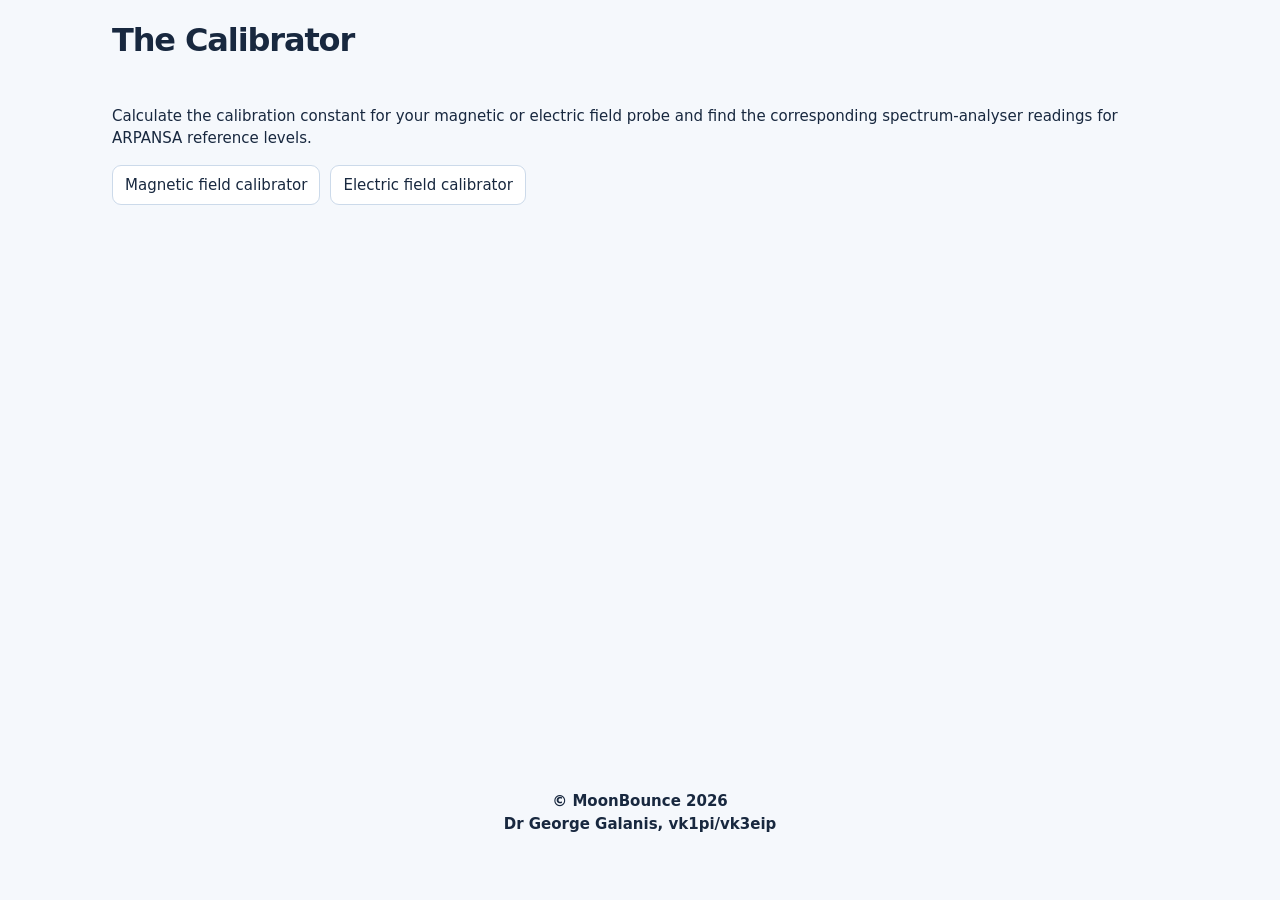
<file: index.html>
<!--
Copyright (c) 2026 George Galanis
Licensed under the MIT License.
See LICENSE in the project root.
-->
<!DOCTYPE html>
<html lang="en-AU">
<head>
  <meta charset="utf-8">
  <meta name="viewport" content="width=device-width, initial-scale=1">
  <title>The Calibrator</title>
  <link rel="stylesheet" href="calibrator.css">
</head>
<body>
  <main class="page">
    <header class="top">
      <h1>The Calibrator</h1>
    </header>

    <p>Calculate the calibration constant for your magnetic or electric field probe and
      find the corresponding spectrum-analyser readings for ARPANSA reference levels.</p>

    <div class="calculator-navigation">
      <a class="navigation-button" href="magcalibrator.html">Magnetic field calibrator</a>
      <a class="navigation-button" href="elecalibrator.html">Electric field calibrator</a>
    </div>
    <footer><h4>&copy; MoonBounce 2026<br>Dr George Galanis, vk1pi/vk3eip</h4></footer>
  </main>
</body>
</html>
</file>
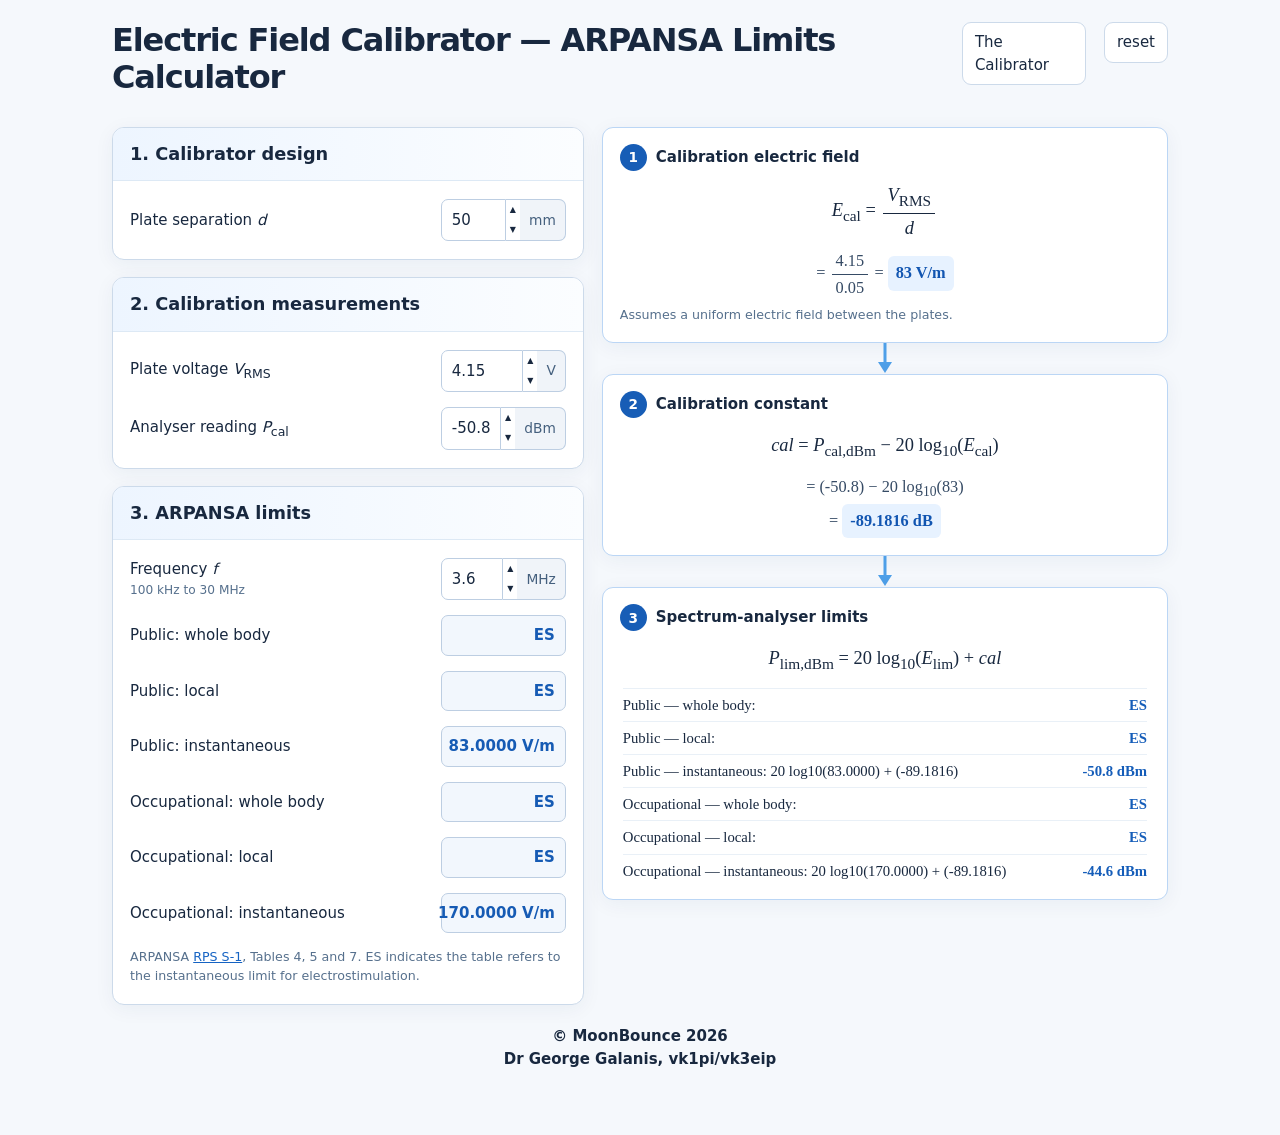
<file: elecalibrator.html>
<!--
Copyright (c) 2026 George Galanis
Licensed under the MIT License.
See LICENSE in the project root.
-->
<!DOCTYPE html>
<html lang="en-AU">
<head>
  <meta charset="utf-8">
  <meta name="viewport" content="width=device-width, initial-scale=1">
  <meta name="description" content="Electric-field calibration and ARPANSA spectrum-analyser limits.">
  <title>Electric Field Calibrator</title>
  <link rel="stylesheet" href="calibrator.css">
</head>
<body>
  <main class="page">
    <header class="top">
      <div><h1>Electric Field Calibrator — ARPANSA Limits Calculator</h1></div>
      <a class="navigation-button" href="index.html">The Calibrator</a>
      <div class="top-actions"><button type="button" id="resetButton">reset</button></div>
    </header>

    <div class="layout">
      <section class="stack" aria-label="Calculator inputs">
        <div class="card">
          <div class="card-heading"><h2>1. Calibrator design</h2></div>
          <div class="card-body">
            <div class="field"><label for="distance">Plate separation <i>d</i></label><div class="input-wrap"><input id="distance" type="number" step="any" min="0" inputmode="decimal"><span class="unit">mm</span></div></div>
          </div>
        </div>
        <div class="card">
          <div class="card-heading"><h2>2. Calibration measurements</h2></div>
          <div class="card-body">
            <div class="field"><label for="voltage">Plate voltage <i>V</i><sub>RMS</sub></label><div class="input-wrap"><input id="voltage" type="number" step="any" min="0" inputmode="decimal"><span class="unit">V</span></div></div>
            <div class="field"><label for="pcal">Analyser reading <i>P</i><sub>cal</sub></label><div class="input-wrap"><input id="pcal" type="number" step="any" inputmode="decimal"><span class="unit">dBm</span></div></div>
          </div>
        </div>
        <div class="card">
          <div class="card-heading"><h2>3. ARPANSA limits</h2></div>
          <div class="card-body">
            <div class="field"><label for="frequency">Frequency <i>f</i><span class="hint">100 kHz to 30 MHz</span></label><div class="input-wrap"><input id="frequency" type="number" step="0.1" min="0.1" max="30" inputmode="decimal"><span class="unit">MHz</span></div></div>
            <div class="field"><span>Public: whole body</span><output class="derived" id="field-publicWhole">—</output></div>
            <div class="field"><span>Public: local</span><output class="derived" id="field-publicLocal">—</output></div>
            <div class="field"><span>Public: instantaneous</span><output class="derived" id="field-publicPeak">—</output></div>
            <div class="field"><span>Occupational: whole body</span><output class="derived" id="field-occupWhole">—</output></div>
            <div class="field"><span>Occupational: local</span><output class="derived" id="field-occupLocal">—</output></div>
            <div class="field"><span>Occupational: instantaneous</span><output class="derived" id="field-occupPeak">—</output></div>
            <p class="reference-source">ARPANSA <a href="https://www.arpansa.gov.au/sites/default/files/rps_s-1.pdf" target="_blank" rel="noopener">RPS S-1</a>, Tables 4, 5 and 7. ES indicates the table refers to the instantaneous limit for electrostimulation.</p>
          </div>
        </div>
      </section>

      <section aria-label="Equation flow">
        <div class="eq-card">
          <p class="eq-title"><span class="number">1</span> Calibration electric field</p>
          <div class="equation"><i>E</i><sub>cal</sub> = <span class="frac"><span><i>V</i><sub>RMS</sub></span><span><i>d</i></span></span></div>
          <div class="substitution">= <span class="frac"><span id="fieldVoltage">—</span><span id="fieldDistance">—</span></span> = <span class="answer" id="fieldAnswer">—</span></div>
          <p class="reference-source">Assumes a uniform electric field between the plates.</p>
        </div>
        <div class="connector" aria-hidden="true"></div>
        <div class="eq-card">
          <p class="eq-title"><span class="number">2</span> Calibration constant</p>
          <div class="equation"><i>cal</i> = <i>P</i><sub>cal,dBm</sub> − 20 log<sub>10</sub>(<i>E</i><sub>cal</sub>)</div>
          <div class="substitution">= (<span id="calPower">—</span>) − 20 log<sub>10</sub>(<span id="calField">—</span>)<div>= <span class="answer" id="calAnswer">—</span></div></div>
        </div>
        <div class="connector" aria-hidden="true"></div>
        <div class="eq-card">
          <p class="eq-title"><span class="number">3</span> Spectrum-analyser limits</p>
          <div class="equation"><i>P</i><sub>lim,dBm</sub> = 20 log<sub>10</sub>(<i>E</i><sub>lim</sub>) + <i>cal</i></div>
          <div class="limit-steps">
            <div class="limit-step"><span>Public — whole body: <span id="calculation-publicWhole"></span></span><span id="power-publicWhole">—</span></div>
            <div class="limit-step"><span>Public — local: <span id="calculation-publicLocal"></span></span><span id="power-publicLocal">—</span></div>
            <div class="limit-step"><span>Public — instantaneous: <span id="calculation-publicPeak"></span></span><span id="power-publicPeak">—</span></div>
            <div class="limit-step"><span>Occupational — whole body: <span id="calculation-occupWhole"></span></span><span id="power-occupWhole">—</span></div>
            <div class="limit-step"><span>Occupational — local: <span id="calculation-occupLocal"></span></span><span id="power-occupLocal">—</span></div>
            <div class="limit-step"><span>Occupational — instantaneous: <span id="calculation-occupPeak"></span></span><span id="power-occupPeak">—</span></div>
          </div>
        </div>
      </section>
    </div>
    <footer><h4>&copy; MoonBounce 2026<br>Dr George Galanis, vk1pi/vk3eip</h4></footer>
  </main>
  <script src="calibrator.js" defer></script>
  <script src="arpansa.js" defer></script>
  <script src="elecalibrator.js" defer></script>
</body>
</html>
</file>
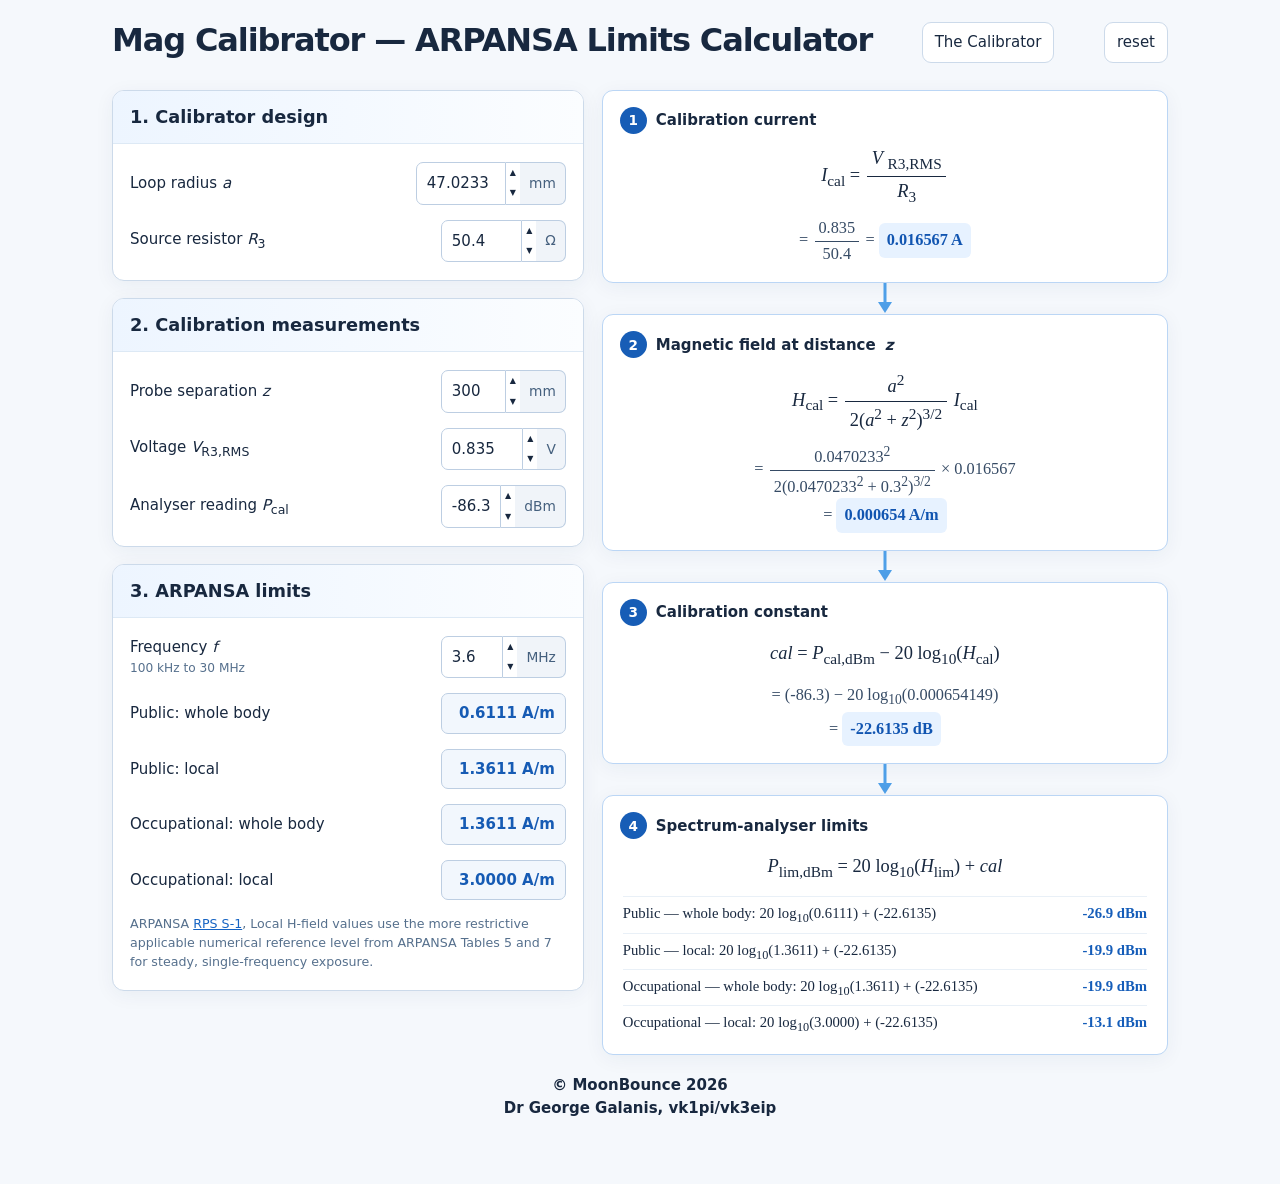
<file: magcalibrator.html>
<!--
Magnetic-Field Calibrator and ARPANSA Limit Calculator

Copyright (c) 2026 George Galanis
Licensed under the MIT License.
See LICENSE in the project root.
-->


<!DOCTYPE html>
<html lang="en-AU">
<head>
  <meta charset="utf-8">
  <meta name="viewport" content="width=device-width, initial-scale=1">
  <meta name="description" content="Magnetic-field calibrator: calculate H-field calibration and corresponding ARPANSA spectrum-analyser limits.">
  <title>The Calibrator</title>
  <link rel="stylesheet" href="calibrator.css">
</head>


<body>
    <main class="page">
      <header class="top">
        <div><h1>Mag Calibrator — ARPANSA Limits Calculator</h1></div>
        <a class="navigation-button" href="index.html">The Calibrator</a>
        <div class="top-actions">
          <button type="button" id="resetButton">reset</button>
        </div>
      </header>



      <div class="layout">

        <!---##########################################INPUTS########################################################--->
        <section class="stack" aria-label="Calculator inputs">
            <div class="card"><div class="card-heading"><h2>1. Calibrator design</h2></div>
              <div class="card-body">
                <div class="field loop-radius"><label for="a">Loop radius <i>a</i></label>
                  <div class="input-wrap"><input id="a" type="number" step="any" min="0" inputmode="decimal">
                    <span class="unit">mm</span>
                  </div>
                </div>

                <div class="field"><label for="r3">Source resistor <i>R</i><sub>3</sub></label>
                  <div class="input-wrap"><input id="r3" type="number" step="any" min="0" inputmode="decimal"><span class="unit">Ω</span></div>
                </div>
              </div>
            </div>

            <div class="card">
              <div class="card-heading"><h2>2. Calibration measurements</h2></div>

              <div class="card-body">
                <div class="field"><label for="z">Probe separation <i>z</i></label>
                  <div class="input-wrap"><input id="z" type="number" step="any" min="0" inputmode="decimal"><span class="unit">mm</span></div>
                </div>
                <div class="field"><label for="v">Voltage <i>V</i><sub>R3,RMS</sub></label>
                  <div class="input-wrap"><input id="v" type="number" step="any" min="0" inputmode="decimal"><span class="unit">V</span></div>
                </div>
                <div class="field"><label for="pcal">Analyser reading <i>P</i><sub>cal</sub></label>
                  <div class="input-wrap"><input id="pcal" type="number" step="any" inputmode="decimal"><span class="unit">dBm</span></div>
                </div>
              </div>
            </div>

            <div class="card">
              <div class="card-heading"><h2>3. ARPANSA limits</h2></div>
              <div class="card-body">
                <div class="field">
                    <label for="frequency">Frequency <i>f</i><span class="hint">100 kHz to 30 MHz</span></label>
                    <div class="input-wrap">
                      <input id="frequency" type="number" step="0.1" min="0.1" max="30" inputmode="decimal"><span class="unit">MHz</span>
                    </div>
                </div>
                <div class="field"><span>Public: whole body</span><output class="derived" id="derived-hpublicWhole">—</output></div>
                <div class="field"><span>Public: local</span><output class="derived" id="derived-hpublicLocal">—</output></div>
                <div class="field"><span>Occupational: whole body</span><output class="derived" id="derived-hoccupWhole">—</output></div>
                <div class="field"><span>Occupational: local</span><output class="derived" id="derived-hoccupLocal">—</output></div>
                <p class="reference-source">ARPANSA
                  <a href="https://www.arpansa.gov.au/sites/default/files/rps_s-1.pdf" target="_blank" rel="noopener">RPS S-1</a>,
                    Local H-field values use the more restrictive applicable numerical reference level from ARPANSA
                    Tables 5 and 7 for steady, single-frequency exposure.
                </p>
              </div>
            </div>
        </section>
        <!---##########################################INPUTS########################################################--->

        <!---##########################################H-LIMITS-CALC########################################################--->
        <section aria-label="Equation flow">
          <div class="eq-card" id="stage-current"><p class="eq-title"><span class="number">1</span> Calibration current</p>
            <div class="equation">
              <i>I</i><sub>cal</sub> = <span class="frac"><span><i>V</i>
              <sub>R3,RMS</sub></span><span><i>R</i><sub>3</sub></span></span>
            </div>
            <div class="substitution" id="formulaCurrent" aria-live="off"> =
                <span class="frac">
                  <span id="currentVoltage">—</span>
                  <span id="currentResistance">—</span>
                </span>
                = <span class="answer" id="currentAnswer">—</span>
            </div>
          </div>


          <!-- Stage 2: Magnetic field -->
          <div class="connector" id="arrow-h" aria-hidden="true"></div>

          <div class="eq-card" id="stage-h">
              <p class="eq-title">
                <span class="number">2</span>
                Magnetic field at distance <i>z</i>
              </p>

              <div class="equation">
                <i>H</i><sub>cal</sub> =
                <span class="frac">
                          <span><i>a</i><sup>2</sup></span>
                          <span>2(<i>a</i><sup>2</sup> + <i>z</i><sup>2</sup>)<sup>3/2</sup></span>
                      </span>
                <i>I</i><sub>cal</sub>
              </div>

              <div class="substitution" id="formulaH" aria-live="off">
                   =
                   <span class="frac">
                    <span>
                        <span id="fieldRadiusNumerator">—</span><sup>2</sup>
                    </span>
                    <span>
                        2(<span id="fieldRadiusDenominator">—</span><sup>2</sup> +
                        <span id="fieldDistance">—</span><sup>2</sup>)<sup>3/2</sup>
                    </span>
                  </span>
                  ×
                  <span id="fieldCurrent">—</span>
                  <div>
                    = <span class="answer" id="fieldAnswer">—</span>
                  </div>
              </div>
          </div>

          <!-- Stage 3: Calibration constant -->
          <div class="connector" id="arrow-cal" aria-hidden="true"></div>

          <div class="eq-card" id="stage-cal">
            <p class="eq-title">
              <span class="number">3</span>
              Calibration constant
            </p>

            <div class="equation">
              <i>cal</i> = <i>P</i><sub>cal,dBm</sub>
              − 20 log<sub>10</sub>(<i>H</i><sub>cal</sub>)
            </div>

            <div class="substitution" id="formulaCal" aria-live="off">
              = (<span id="calPower">—</span>)
              − 20 log<sub>10</sub>(<span id="calField">—</span>)
              <div>
                = <span class="answer" id="calAnswer">—</span>
              </div>
            </div>
          </div>

          <!-- Stage 4: Spectrum-analyser limits -->
          <div class="connector" id="arrow-limits" aria-hidden="true"></div>

          <div class="eq-card" id="stage-limits">
              <p class="eq-title">
                <span class="number">4</span>
                Spectrum-analyser limits
              </p>

              <div class="equation">
                <i>P</i><sub>lim,dBm</sub> =
                20 log<sub>10</sub>(<i>H</i><sub>lim</sub>) + <i>cal</i>
              </div>


              <div class="limit-steps" id="formulaLimits">

                    <div class="limit-step">
                          <span>
                              Public — whole body:
                              <span id="limit-hpublicWhole-calculation">
                                  20 log<sub>10</sub>(<span id="limit-hpublicWhole-fieldInEquation">—</span>)
                                  + (<span id="limit-hpublicWhole-constant">—</span>)
                              </span>
                          </span>
                          <span id="limit-hpublicWhole-power">—</span>
                    </div>

                    <div class="limit-step">
                          <span>
                              Public — local:
                              <span id="limit-hpublicLocal-calculation">
                                  20 log<sub>10</sub>(<span id="limit-hpublicLocal-fieldInEquation">—</span>)
                                  + (<span id="limit-hpublicLocal-constant">—</span>)
                              </span>
                          </span>
                          <span id="limit-hpublicLocal-power">—</span>
                    </div>

                    <div class="limit-step">
                          <span>
                              Occupational — whole body:
                              <span id="limit-hoccupWhole-calculation">
                                  20 log<sub>10</sub>(<span id="limit-hoccupWhole-fieldInEquation">—</span>)
                                  + (<span id="limit-hoccupWhole-constant">—</span>)
                              </span>
                          </span>
                          <span id="limit-hoccupWhole-power">—</span>
                    </div>

                    <div class="limit-step">
                          <span>
                              Occupational — local:
                              <span id="limit-hoccupLocal-calculation">
                                  20 log<sub>10</sub>(<span id="limit-hoccupLocal-fieldInEquation">—</span>)
                                  + (<span id="limit-hoccupLocal-constant">—</span>)
                              </span>
                          </span>
                          <span id="limit-hoccupLocal-power">—</span>
                   </div>
              </div>
          </div>

        </section>
        <!---##########################################H-LIMITS-CALC########################################################--->

      </div>
      <footer><h4>&copy; MoonBounce 2026<br>Dr George Galanis, vk1pi/vk3eip</h4></footer>
    </main>


    <script src="calibrator.js" defer></script>
    <script src="arpansa.js" defer></script>
    <script src="magcalibrator.js" defer></script>



</body>
</html>
</file>
<file: calibrator.css>
/*
 * Magnetic-Field Calibrator and ARPANSA Limit Calculator
 *
 * Copyright (c) 2026 George Galanis
 * Licensed under the MIT License.
 * See LICENSE in the project root.
 */


:root {
    color-scheme: light;
    --ink: #18283f;
    --muted: #56708d;
    --blue: #1563c3;
    --blue2: #e9f3ff;
    --line: #ccdaea;
    --surface: #fff;
    --page: #f5f8fc;
    --green: #0b7051;
    --red: #ad303b;
    --shadow: 0 4px 20px rgba(25,58,100,.055);
}

/* Page typography and overall layout */

* {
    box-sizing: border-box;
}

body {
    margin: 0;
    background: var(--page);
    color: var(--ink);
    font: 15px/1.5 system-ui,-apple-system,"Segoe UI",Arial,sans-serif;
}

button,input {
    font: inherit;
}

.page {
    display: flex;
    flex-direction: column;
    min-height: 100vh;
    max-width: 1100px;
    margin: auto;
    padding: 22px 22px 45px;
}

.page > footer {
    margin-top: auto;
    text-align: center;
}

.top {
    display: flex;
    align-items: flex-start;
    justify-content: space-between;
    gap: 18px;
    margin-bottom: 24px;
}

h1 {
    font-size: clamp(1.5rem,2.5vw,2.15rem);
    line-height: 1.15;
    letter-spacing: -.035em;
    margin: 0 0 7px;
}

.subtitle {
    margin: 0;
    color: var(--muted);
}

.top-actions {
    display: flex;
    align-items: center;
    justify-content: flex-end;
    gap: 10px;
    flex-wrap: wrap;
}

.status {
    font-size: .84rem;
    color: var(--green);
    background: #e9f8f1;
    border: 1px solid #c8ead8;
    padding: 8px 12px;
    border-radius: 40px;
    white-space: nowrap;
}

button,.navigation-button {
    border: 1px solid var(--line);
    background: #fff;
    color: var(--ink);
    padding: 8px 12px;
    border-radius: 9px;
    cursor: pointer;
}

.navigation-button {
    display: inline-block;
    text-decoration: none;
}

button:disabled {
    color: var(--muted);
    cursor: default;
}

.calculator-navigation {
    display: flex;
    flex-wrap: wrap;
    align-items: flex-start;
    gap: 10px;
}

button:not(:disabled):hover,button:focus-visible,.navigation-button:hover,.navigation-button:focus-visible {
    border-color: var(--blue);
    outline: 2px solid transparent;
    box-shadow: 0 0 0 3px #dcecff;
}

.layout {
    display: grid;
    grid-template-columns: minmax(300px, 1fr) minmax(360px, 1.2fr);
    gap: 18px;
    align-items: start;
}

.stack {
    display: grid;
    gap: 17px;
    min-width: 0;
}

.card {
    background: var(--surface);
    border: 1px solid var(--line);
    border-radius: 12px;
    box-shadow: var(--shadow);
    overflow: hidden;
    min-width: 0;
}

.card-heading {
    background: linear-gradient(90deg,#edf5ff,#fbfdff);
    padding: 15px 17px;
    border-bottom: 1px solid #dde9f5;
}

h2 {
    font-size: 1.11rem;
    margin: 0;
    line-height: 1.25;
}

.card-heading p {
    font-size: .85rem;
    color: var(--muted);
    margin: 3px 0 0;
}

.card-body {
    padding: 18px 17px;
}

/* Input fields */

.field {
    display: grid;
    grid-template-columns: minmax(0,1fr) 125px;
    gap: 10px;
    align-items: center;
    margin: 0 0 15px;
}

.field.loop-radius {
    grid-template-columns: minmax(0, 1fr) 150px;
}

.field:last-child {
    margin-bottom: 0;
}

.field label {
    line-height: 1.4;
}

.field .hint {
    display: block;
    font-size: .76rem;
    color: var(--muted);
    margin-top: 2px;
}

.input-wrap {
    display: flex;
    min-width: 0;
    align-items: stretch;
}

.input-wrap input[type="number"] {
    appearance: textfield;
    -moz-appearance: textfield;
}

.input-wrap input[type="number"]::-webkit-inner-spin-button,
.input-wrap input[type="number"]::-webkit-outer-spin-button {
    -webkit-appearance: none;
    margin: 0;
}

.number-stepper {
    display: flex;
    flex-direction: column;
    border-top: 1px solid #bdcee2;
    border-bottom: 1px solid #bdcee2;
}

.number-stepper button {
    flex: 1;
    border: 0;
    border-radius: 0;
    padding: 0 4px;
    font-size: 8px;
    line-height: 1;
}

.input-wrap input {
    width: 100%;
    min-width: 0;
    padding: 9px 10px;
    border: 1px solid #bdcee2;
    border-radius: 7px 0 0 7px;
    color: var(--ink);
    background: #fff;
    font-variant-numeric: tabular-nums;
    outline: none;
}

.input-wrap input:focus {
    border-color: var(--blue);
    box-shadow: 0 0 0 3px #d8eaff;
    position: relative;
    z-index: 1;
}

.input-wrap input[aria-invalid="true"] {
    border-color: var(--red);
    background: #fff5f5;
}

.derived {
    display: flex;
    align-items: center;
    justify-content: flex-end;
    min-height: 39px;
    padding: 8px 10px;
    border: 1px solid #bdcee2;
    border-radius: 7px;
    background: #f2f7fd;
    color: #165bb4;
    font-weight: 700;
    font-variant-numeric: tabular-nums;
    white-space: nowrap;
}

.reference-source {
    font-size: .79rem;
    color: var(--muted);
    margin: 7px 0 0;
}

.reference-source a {
    color: var(--blue);
}

.unit {
    display: flex;
    align-items: center;
    padding: 0 9px;
    border: 1px solid #bdcee2;
    border-left: 0;
    border-radius: 0 7px 7px 0;
    background: #f0f4f9;
    color: #45607e;
    white-space: nowrap;
    font-size: .86rem;
}

.info {
    background: #eff7ff;
    border: 1px solid #d3e6fa;
    padding: 11px 12px;
    border-radius: 9px;
    color: #355575;
    font-size: .82rem;
    margin-top: 16px;
}

/* Equation cards and mathematical notation */

.eq-card {
    position: relative;
    border: 1px solid #bbd6f5;
    border-radius: 11px;
    background: #fff;
    padding: 16px 17px 17px;
    box-shadow: var(--shadow);
    transition: border-color .2s,box-shadow .2s,background .2s;
}

.eq-title {
    display: flex;
    align-items: center;
    gap: 9px;
    font-weight: 700;
    margin: 0 0 12px;
}

.number {
    background: #175db6;
    color: #fff;
    display: inline-grid;
    place-items: center;
    min-width: 27px;
    height: 27px;
    padding: 0 5px;
    border-radius: 50%;
    font-size: .85rem;
}

.equation {
    font-family: Cambria,"Cambria Math",Georgia,serif;
    font-size: 1.15rem;
    text-align: center;
    line-height: 1.65;
    overflow-wrap: anywhere;
}

.substitution {
    font-family: Cambria,"Cambria Math",Georgia,serif;
    font-size: 1.02rem;
    text-align: center;
    line-height: 1.75;
    margin: 10px 0 0;
    color: #364b65;
    overflow-wrap: anywhere;
}

.answer {
    color: #1155b1;
    background: #e7f2ff;
    border-radius: 6px;
    padding: 3px 8px;
    font-weight: 700;
    white-space: nowrap;
    display: inline-block;
    font-variant-numeric: tabular-nums;
}

.eq-var {
    border-radius: 4px;
    padding: 1px 3px;
    transition: background .18s,box-shadow .18s;
}

.frac {
    display: inline-flex;
    flex-direction: column;
    vertical-align: middle;
    text-align: center;
    line-height: 1.35;
    margin: 0 .14em;
}

.frac>span:first-child {
    border-bottom: 1px solid currentColor;
    padding: 0 .24em .1em;
}

.frac>span:last-child {
    padding: .1em .24em 0;
}

.connector {
    height: 31px;
    position: relative;
    display: grid;
    place-items: center;
    color: #4e9fe8;
}

.connector:before {
    content: "";
    position: absolute;
    top: 0;
    bottom: 10px;
    left: 50%;
    border-left: 3px solid currentColor;
    transform: translateX(-50%);
}

.connector:after {
    content: "";
    position: absolute;
    bottom: 1px;
    left: 50%;
    transform: translateX(-50%);
    border-left: 7px solid transparent;
    border-right: 7px solid transparent;
    border-top: 11px solid currentColor;
}

.eq-card.active {
    border-color: #168cf7;
    box-shadow: 0 0 0 3px #cee8ff,0 5px 22px #89bfff66;
    background: #f8fcff;
}

.connector.active {
    color: #0079f7;
    filter: drop-shadow(0 0 5px #57b2ff);
}

.eq-card.active .eq-var {
    background: #e1f1ff;
}

.eq-var.changed,.eq-card.active .eq-var.changed {
    background: #ffe99f;
    box-shadow: 0 0 0 2px #ffc04466;
}

.eq-card .answer.active {
    background: #d2ebff;
    box-shadow: 0 0 0 2px #aad6ff;
}

.limit-steps {
    font-family: Cambria,"Cambria Math",Georgia,serif;
    font-size: .92rem;
    display: grid;
    gap: 5px;
    padding: 0 3px;
    margin-top: 12px;
}

.limit-steps .limit-step {
    display: grid;
    grid-template-columns: minmax(0,1fr) auto;
    gap: 8px;
    border-top: 1px solid #e9f0f7;
    padding-top: 5px;
}

.limit-steps .limit-step > span:last-child {
    font-weight: 700;
    color: #155db9;
    white-space: nowrap;
}




/* Responsive layout and motion preferences */

@media (max-width:1100px) {
    .layout {
        grid-template-columns: minmax(270px,1fr) minmax(330px,1.2fr);
    }
}

/* Responsive layout and motion preferences */

@media (max-width:730px) {
    .page {
        padding: 14px;
    }

    .top {
        flex-wrap: wrap;
    }

    .top > div:first-child {
        flex-basis: 100%;
    }

    .top-actions {
        justify-content: flex-start;
    }

    .layout {
        grid-template-columns: 1fr;
    }


    .field {
        grid-template-columns: minmax(0,1fr) minmax(125px,160px);
    }
}

/* Responsive layout and motion preferences */

@media (max-width:410px) {
    .field {
        grid-template-columns: 1fr;
        gap: 5px;
    }

    .field.loop-radius {
        grid-template-columns: 1fr;
    }

    .input-wrap {
        max-width: 270px;
    }
}

/* Responsive layout and motion preferences */

@media (prefers-reduced-motion:reduce) {
    *,*:before,*:after {
        transition: none !important;
        animation: none !important;
    }
}
</file>
